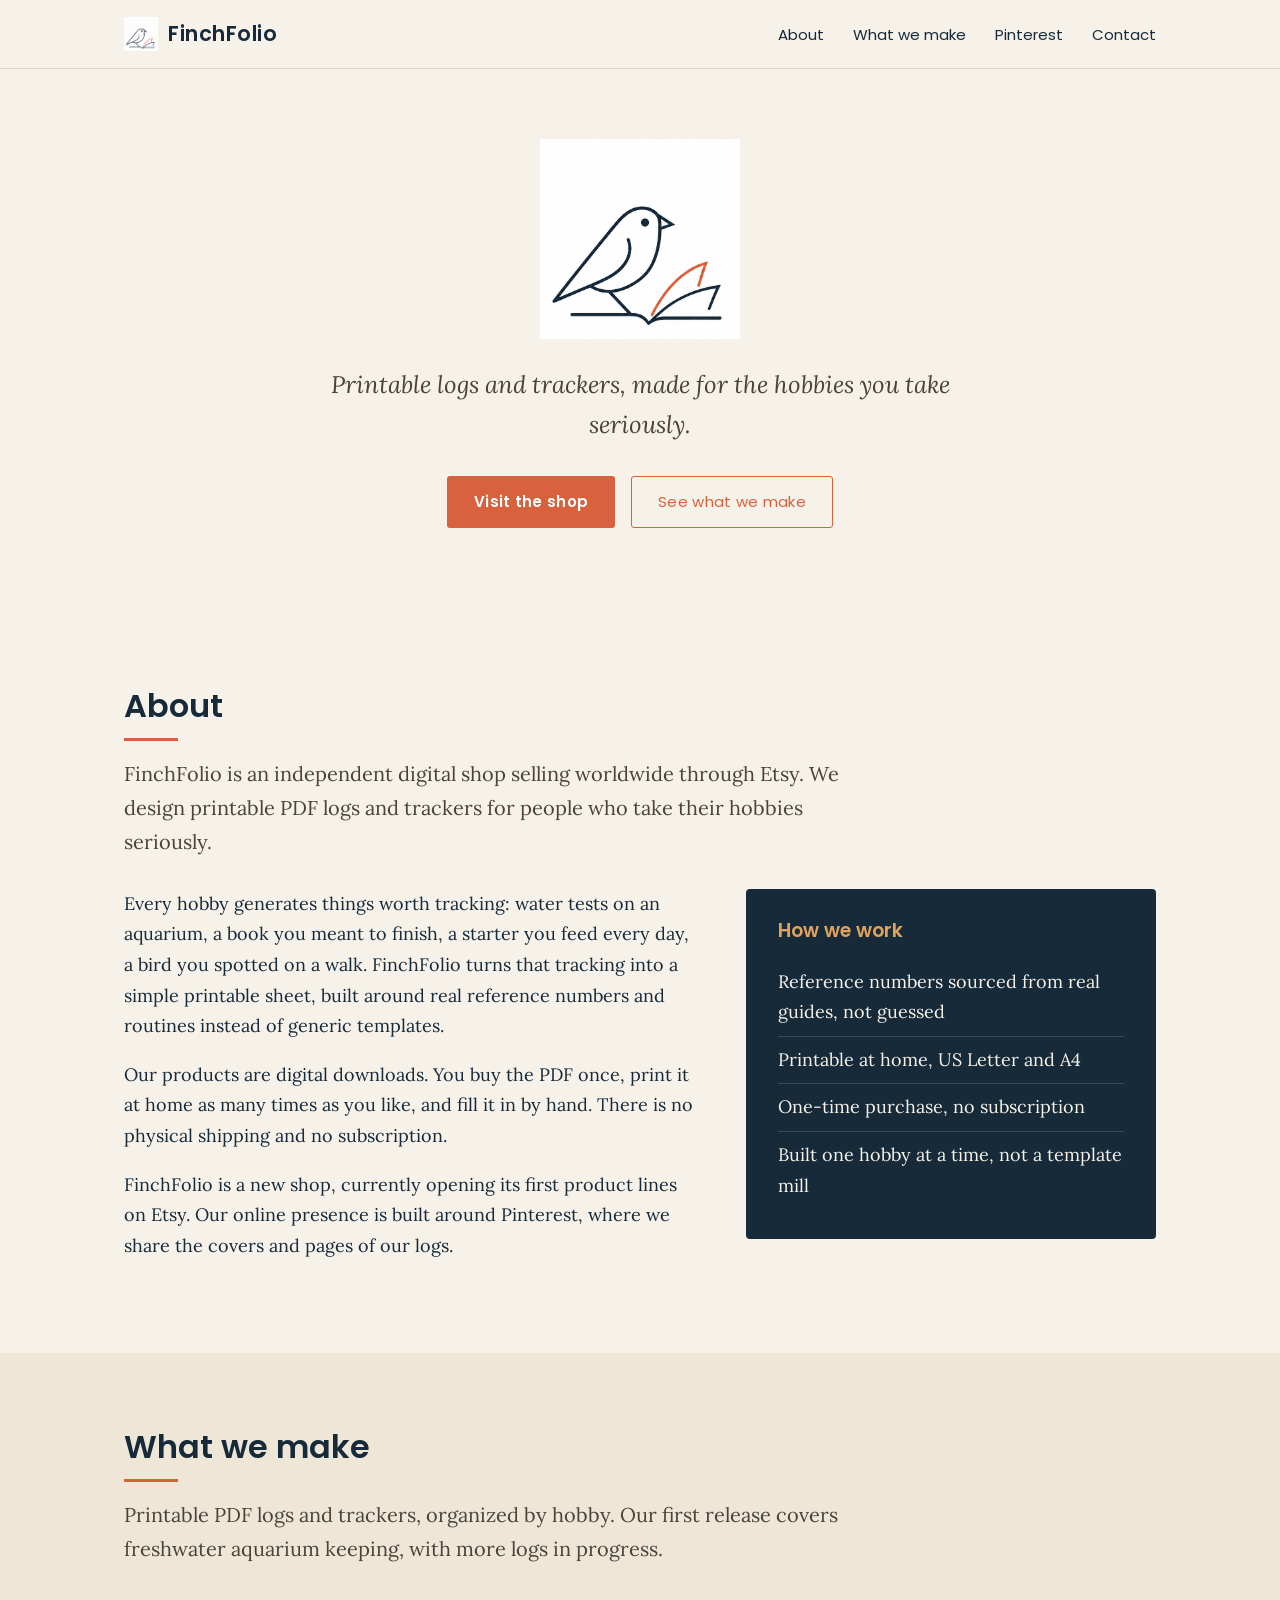
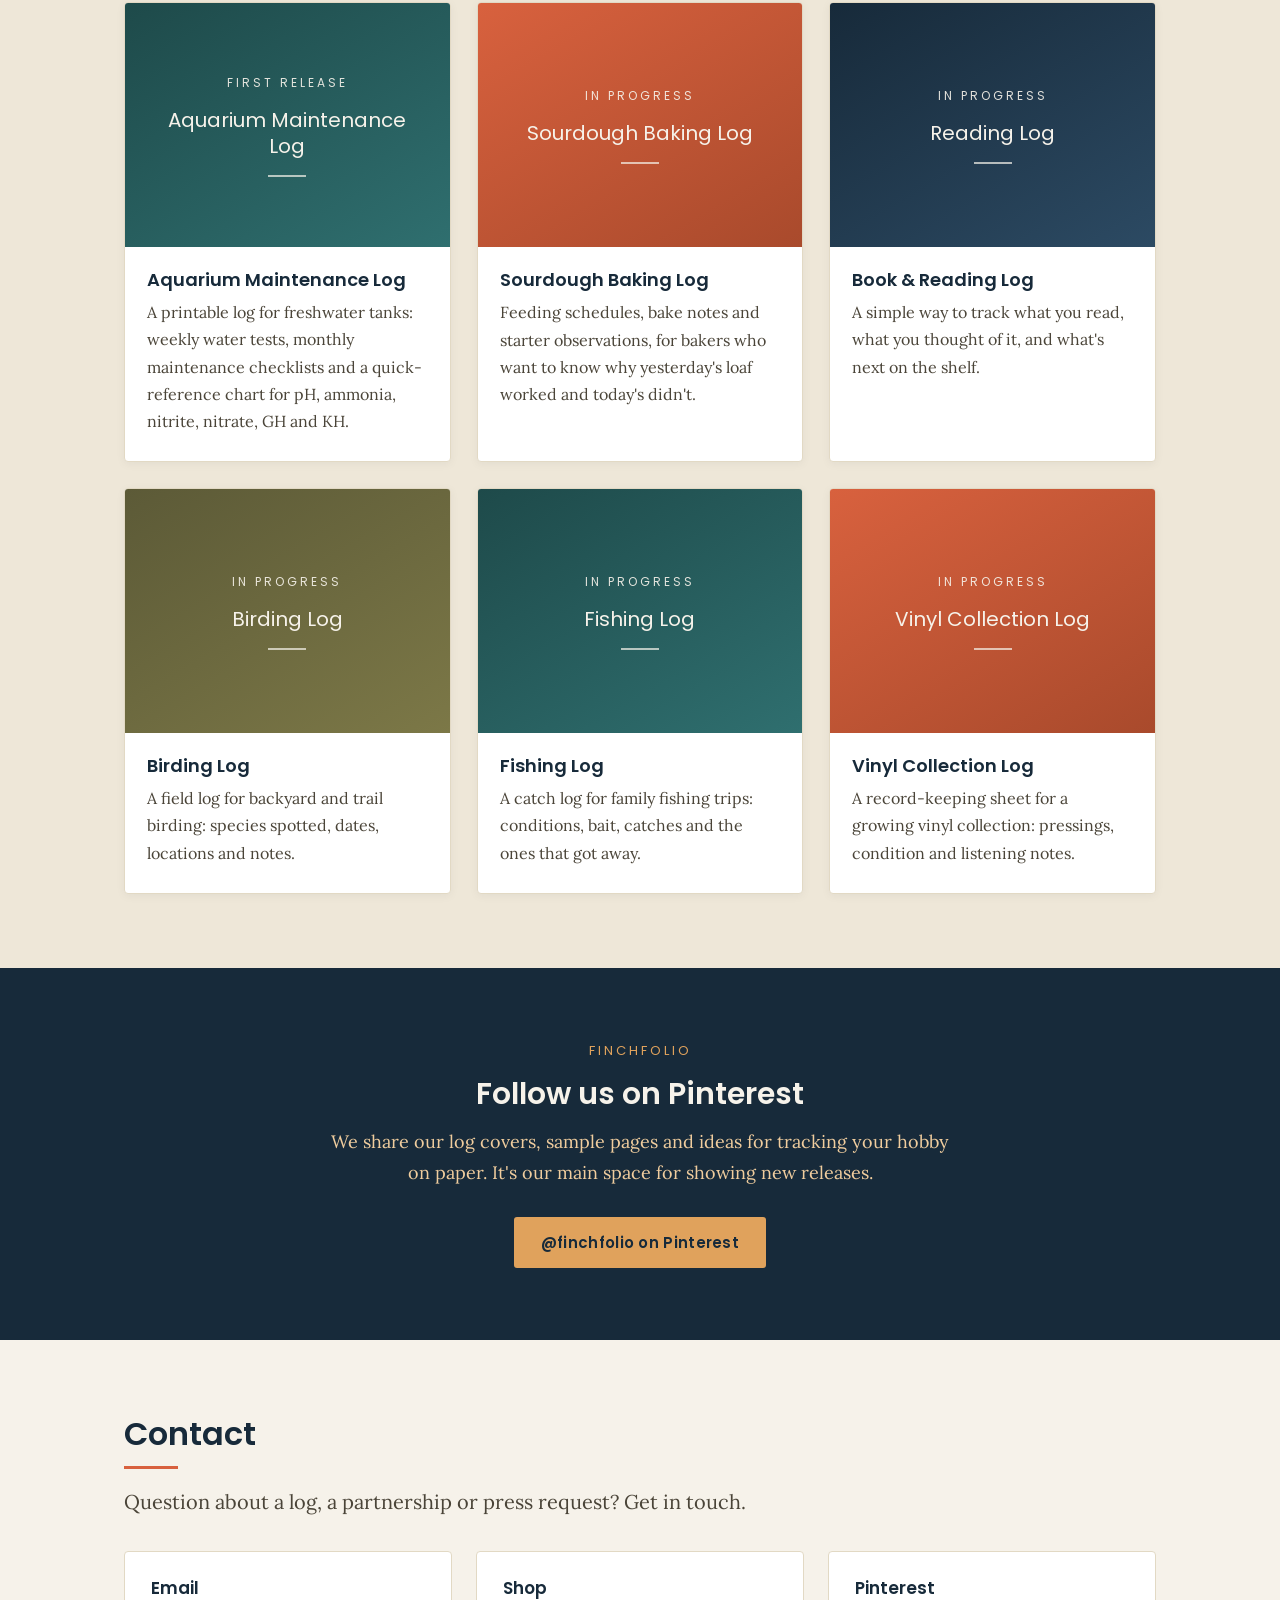
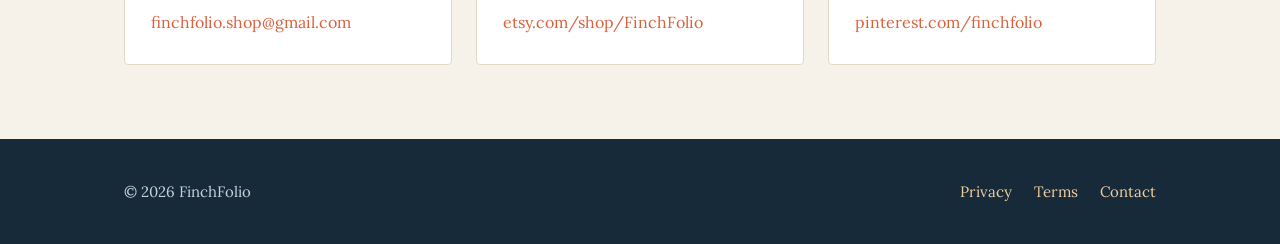
<file: index.html>
<!DOCTYPE html>
<html lang="en">
<head>
<meta charset="utf-8">
<meta name="viewport" content="width=device-width, initial-scale=1">
<title>FinchFolio — Printable logs & trackers for hobbies you take seriously</title>
<meta name="description" content="FinchFolio is an independent digital shop making printable PDF logs, trackers and checklists for hobbyists: aquarium keepers, sourdough bakers, birders, readers, anglers and more.">
<link rel="canonical" href="https://damvo.github.io/finchfolio-site/">
<meta property="og:type" content="website">
<meta property="og:title" content="FinchFolio — Printable logs & trackers for hobbies you take seriously">
<meta property="og:description" content="Printable PDF logs, trackers and checklists for hobbyists. Download, print, fill in.">
<meta property="og:url" content="https://damvo.github.io/finchfolio-site/">
<meta property="og:site_name" content="FinchFolio">
<meta property="og:image" content="https://damvo.github.io/finchfolio-site/assets/og-cover.png">
<meta name="robots" content="index, follow">
<link rel="icon" type="image/png" href="assets/icon.png">
<link rel="preconnect" href="https://fonts.googleapis.com">
<link rel="preconnect" href="https://fonts.gstatic.com" crossorigin>
<link href="https://fonts.googleapis.com/css2?family=Lora:ital,wght@0,400;0,500;0,600;1,400&family=Poppins:wght@400;600;700&display=swap" rel="stylesheet">
<link rel="stylesheet" href="assets/style.css">
</head>
<body>

<header class="site-header">
  <div class="wrap">
    <a class="brand" href="index.html">
      <img src="assets/logo.png" alt="FinchFolio logo">
      <span class="b-name">FinchFolio</span>
    </a>
    <nav class="nav">
      <a href="#about">About</a>
      <a href="#what-we-make">What we make</a>
      <a href="#pinterest">Pinterest</a>
      <a href="#contact">Contact</a>
    </nav>
  </div>
</header>

<section class="hero">
  <div class="wrap">
    <img class="logo-mark" src="assets/logo.png" alt="FinchFolio — printable logs and trackers">
    <p class="tagline">Printable logs and trackers, made for the hobbies you take seriously.</p>
    <div class="actions">
      <a class="btn btn-rust" href="https://www.etsy.com/shop/FinchFolio" target="_blank" rel="noopener">Visit the shop</a>
      <a class="btn btn-ghost" href="#what-we-make">See what we make</a>
    </div>
  </div>
</section>

<section class="block" id="about">
  <div class="wrap">
    <div class="section-head">
      <h2 class="section-title">About</h2>
      <p class="lead">FinchFolio is an independent digital shop selling worldwide through Etsy. We design printable PDF logs and trackers for people who take their hobbies seriously.</p>
    </div>
    <div class="about-grid">
      <div>
        <p>Every hobby generates things worth tracking: water tests on an aquarium, a book you meant to finish, a starter you feed every day, a bird you spotted on a walk. FinchFolio turns that tracking into a simple printable sheet, built around real reference numbers and routines instead of generic templates.</p>
        <p>Our products are digital downloads. You buy the PDF once, print it at home as many times as you like, and fill it in by hand. There is no physical shipping and no subscription.</p>
        <p>FinchFolio is a new shop, currently opening its first product lines on Etsy. Our online presence is built around Pinterest, where we share the covers and pages of our logs.</p>
      </div>
      <aside class="values">
        <h3>How we work</h3>
        <ul>
          <li>Reference numbers sourced from real guides, not guessed</li>
          <li>Printable at home, US Letter and A4</li>
          <li>One-time purchase, no subscription</li>
          <li>Built one hobby at a time, not a template mill</li>
        </ul>
      </aside>
    </div>
  </div>
</section>

<section class="block alt" id="what-we-make">
  <div class="wrap">
    <div class="section-head">
      <h2 class="section-title">What we make</h2>
      <p class="lead">Printable PDF logs and trackers, organized by hobby. Our first release covers freshwater aquarium keeping, with more logs in progress.</p>
    </div>
    <div class="products">

      <article class="card">
        <div class="cover t-teal">
          <div class="cnum">First release</div>
          <div class="ctitle">Aquarium Maintenance Log</div>
          <div class="cline"></div>
        </div>
        <div class="card-body">
          <h3>Aquarium Maintenance Log</h3>
          <p>A printable log for freshwater tanks: weekly water tests, monthly maintenance checklists and a quick-reference chart for pH, ammonia, nitrite, nitrate, GH and KH.</p>
        </div>
      </article>

      <article class="card">
        <div class="cover t-rust">
          <div class="cnum">In progress</div>
          <div class="ctitle">Sourdough Baking Log</div>
          <div class="cline"></div>
        </div>
        <div class="card-body">
          <h3>Sourdough Baking Log</h3>
          <p>Feeding schedules, bake notes and starter observations, for bakers who want to know why yesterday's loaf worked and today's didn't.</p>
        </div>
      </article>

      <article class="card">
        <div class="cover t-ink">
          <div class="cnum">In progress</div>
          <div class="ctitle">Reading Log</div>
          <div class="cline"></div>
        </div>
        <div class="card-body">
          <h3>Book &amp; Reading Log</h3>
          <p>A simple way to track what you read, what you thought of it, and what's next on the shelf.</p>
        </div>
      </article>

      <article class="card">
        <div class="cover t-olive">
          <div class="cnum">In progress</div>
          <div class="ctitle">Birding Log</div>
          <div class="cline"></div>
        </div>
        <div class="card-body">
          <h3>Birding Log</h3>
          <p>A field log for backyard and trail birding: species spotted, dates, locations and notes.</p>
        </div>
      </article>

      <article class="card">
        <div class="cover t-teal">
          <div class="cnum">In progress</div>
          <div class="ctitle">Fishing Log</div>
          <div class="cline"></div>
        </div>
        <div class="card-body">
          <h3>Fishing Log</h3>
          <p>A catch log for family fishing trips: conditions, bait, catches and the ones that got away.</p>
        </div>
      </article>

      <article class="card">
        <div class="cover t-rust">
          <div class="cnum">In progress</div>
          <div class="ctitle">Vinyl Collection Log</div>
          <div class="cline"></div>
        </div>
        <div class="card-body">
          <h3>Vinyl Collection Log</h3>
          <p>A record-keeping sheet for a growing vinyl collection: pressings, condition and listening notes.</p>
        </div>
      </article>

    </div>
  </div>
</section>

<section class="band" id="pinterest">
  <div class="wrap">
    <div class="b-kicker">FinchFolio</div>
    <h2>Follow us on Pinterest</h2>
    <p>We share our log covers, sample pages and ideas for tracking your hobby on paper. It's our main space for showing new releases.</p>
    <a class="btn btn-gold" href="https://www.pinterest.com/finchfolio" target="_blank" rel="noopener">@finchfolio on Pinterest</a>
  </div>
</section>

<section class="block" id="contact">
  <div class="wrap">
    <div class="section-head">
      <h2 class="section-title">Contact</h2>
      <p class="lead">Question about a log, a partnership or press request? Get in touch.</p>
    </div>
    <div class="contact-grid">
      <div class="contact-item">
        <h3>Email</h3>
        <a href="mailto:finchfolio.shop@gmail.com">finchfolio.shop@gmail.com</a>
      </div>
      <div class="contact-item">
        <h3>Shop</h3>
        <a href="https://www.etsy.com/shop/FinchFolio" target="_blank" rel="noopener">etsy.com/shop/FinchFolio</a>
      </div>
      <div class="contact-item">
        <h3>Pinterest</h3>
        <a href="https://www.pinterest.com/finchfolio" target="_blank" rel="noopener">pinterest.com/finchfolio</a>
      </div>
    </div>
  </div>
</section>

<footer class="site-footer">
  <div class="wrap">
    <div>© <span id="year">2026</span> FinchFolio</div>
    <div class="fnav">
      <a href="privacy.html">Privacy</a>
      <a href="terms.html">Terms</a>
      <a href="mailto:finchfolio.shop@gmail.com">Contact</a>
    </div>
  </div>
</footer>

<script>document.getElementById('year').textContent = new Date().getFullYear();</script>
</body>
</html>
</file>
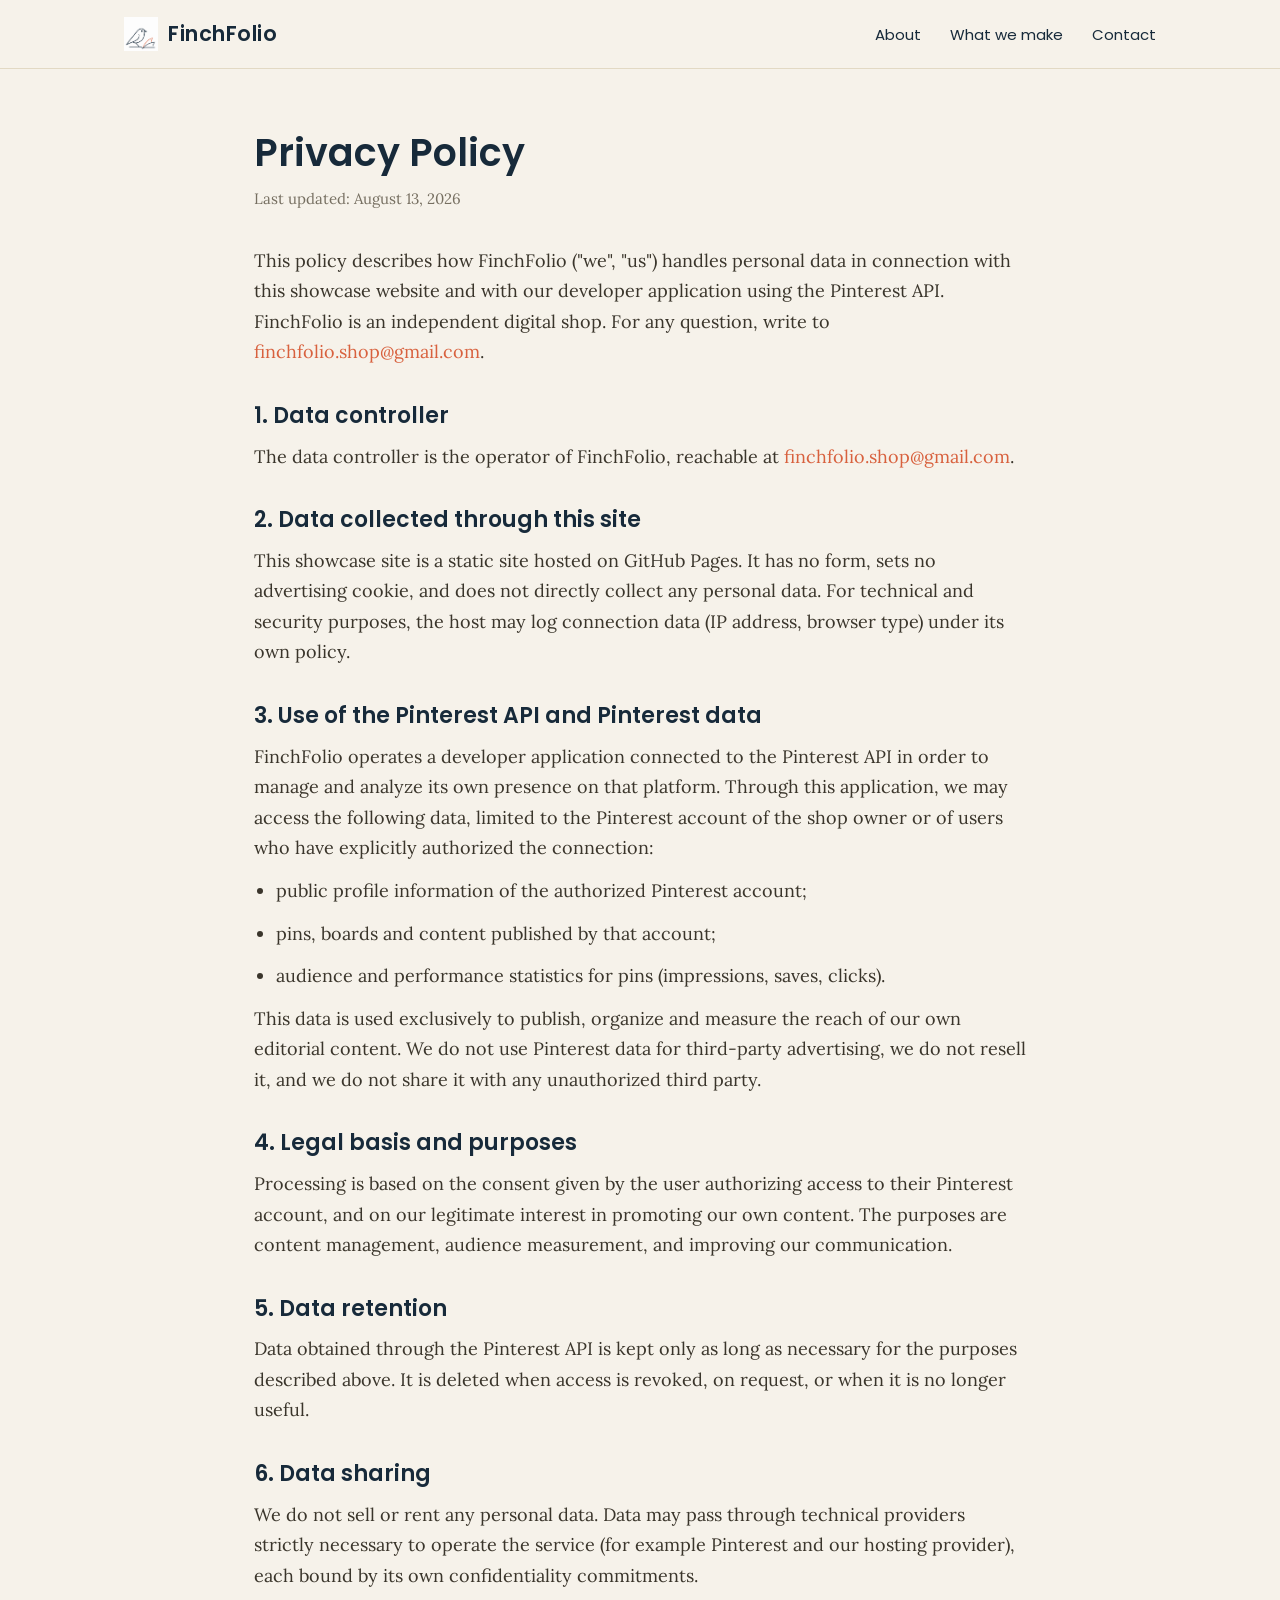
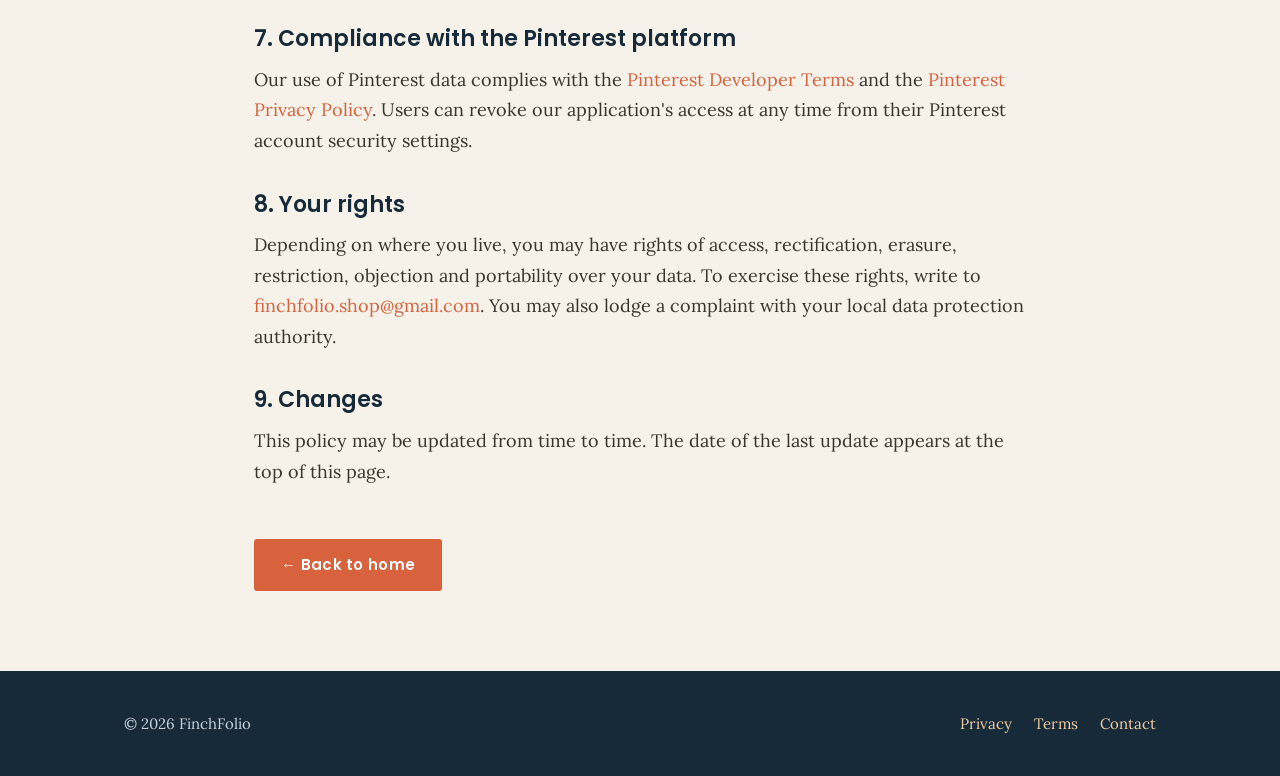
<file: privacy.html>
<!DOCTYPE html>
<html lang="en">
<head>
<meta charset="utf-8">
<meta name="viewport" content="width=device-width, initial-scale=1">
<title>Privacy Policy — FinchFolio</title>
<meta name="description" content="FinchFolio privacy policy: data collected, use of the Pinterest API, cookies and your privacy rights.">
<link rel="canonical" href="https://damvo.github.io/finchfolio-site/privacy.html">
<meta name="robots" content="index, follow">
<link rel="icon" type="image/png" href="assets/icon.png">
<link rel="preconnect" href="https://fonts.googleapis.com">
<link rel="preconnect" href="https://fonts.gstatic.com" crossorigin>
<link href="https://fonts.googleapis.com/css2?family=Lora:ital,wght@0,400;0,500;0,600;1,400&family=Poppins:wght@400;600;700&display=swap" rel="stylesheet">
<link rel="stylesheet" href="assets/style.css">
</head>
<body>

<header class="site-header">
  <div class="wrap">
    <a class="brand" href="index.html">
      <img src="assets/logo.png" alt="FinchFolio logo">
      <span class="b-name">FinchFolio</span>
    </a>
    <nav class="nav">
      <a href="index.html#about">About</a>
      <a href="index.html#what-we-make">What we make</a>
      <a href="index.html#contact">Contact</a>
    </nav>
  </div>
</header>

<main class="legal">
  <div class="wrap">
    <h1>Privacy Policy</h1>
    <p class="updated">Last updated: August 13, 2026</p>

    <p>This policy describes how FinchFolio ("we", "us") handles personal data in connection with this showcase website and with our developer application using the Pinterest API. FinchFolio is an independent digital shop. For any question, write to <a href="mailto:finchfolio.shop@gmail.com">finchfolio.shop@gmail.com</a>.</p>

    <h2>1. Data controller</h2>
    <p>The data controller is the operator of FinchFolio, reachable at <a href="mailto:finchfolio.shop@gmail.com">finchfolio.shop@gmail.com</a>.</p>

    <h2>2. Data collected through this site</h2>
    <p>This showcase site is a static site hosted on GitHub Pages. It has no form, sets no advertising cookie, and does not directly collect any personal data. For technical and security purposes, the host may log connection data (IP address, browser type) under its own policy.</p>

    <h2>3. Use of the Pinterest API and Pinterest data</h2>
    <p>FinchFolio operates a developer application connected to the Pinterest API in order to manage and analyze its own presence on that platform. Through this application, we may access the following data, limited to the Pinterest account of the shop owner or of users who have explicitly authorized the connection:</p>
    <ul>
      <li>public profile information of the authorized Pinterest account;</li>
      <li>pins, boards and content published by that account;</li>
      <li>audience and performance statistics for pins (impressions, saves, clicks).</li>
    </ul>
    <p>This data is used exclusively to publish, organize and measure the reach of our own editorial content. We do not use Pinterest data for third-party advertising, we do not resell it, and we do not share it with any unauthorized third party.</p>

    <h2>4. Legal basis and purposes</h2>
    <p>Processing is based on the consent given by the user authorizing access to their Pinterest account, and on our legitimate interest in promoting our own content. The purposes are content management, audience measurement, and improving our communication.</p>

    <h2>5. Data retention</h2>
    <p>Data obtained through the Pinterest API is kept only as long as necessary for the purposes described above. It is deleted when access is revoked, on request, or when it is no longer useful.</p>

    <h2>6. Data sharing</h2>
    <p>We do not sell or rent any personal data. Data may pass through technical providers strictly necessary to operate the service (for example Pinterest and our hosting provider), each bound by its own confidentiality commitments.</p>

    <h2>7. Compliance with the Pinterest platform</h2>
    <p>Our use of Pinterest data complies with the <a href="https://developers.pinterest.com/terms/" target="_blank" rel="noopener">Pinterest Developer Terms</a> and the <a href="https://policy.pinterest.com/privacy-policy" target="_blank" rel="noopener">Pinterest Privacy Policy</a>. Users can revoke our application's access at any time from their Pinterest account security settings.</p>

    <h2>8. Your rights</h2>
    <p>Depending on where you live, you may have rights of access, rectification, erasure, restriction, objection and portability over your data. To exercise these rights, write to <a href="mailto:finchfolio.shop@gmail.com">finchfolio.shop@gmail.com</a>. You may also lodge a complaint with your local data protection authority.</p>

    <h2>9. Changes</h2>
    <p>This policy may be updated from time to time. The date of the last update appears at the top of this page.</p>

    <a class="back btn btn-rust" href="index.html">← Back to home</a>
  </div>
</main>

<footer class="site-footer">
  <div class="wrap">
    <div>© <span id="year">2026</span> FinchFolio</div>
    <div class="fnav">
      <a href="privacy.html">Privacy</a>
      <a href="terms.html">Terms</a>
      <a href="mailto:finchfolio.shop@gmail.com">Contact</a>
    </div>
  </div>
</footer>
<script>document.getElementById('year').textContent = new Date().getFullYear();</script>
</body>
</html>
</file>
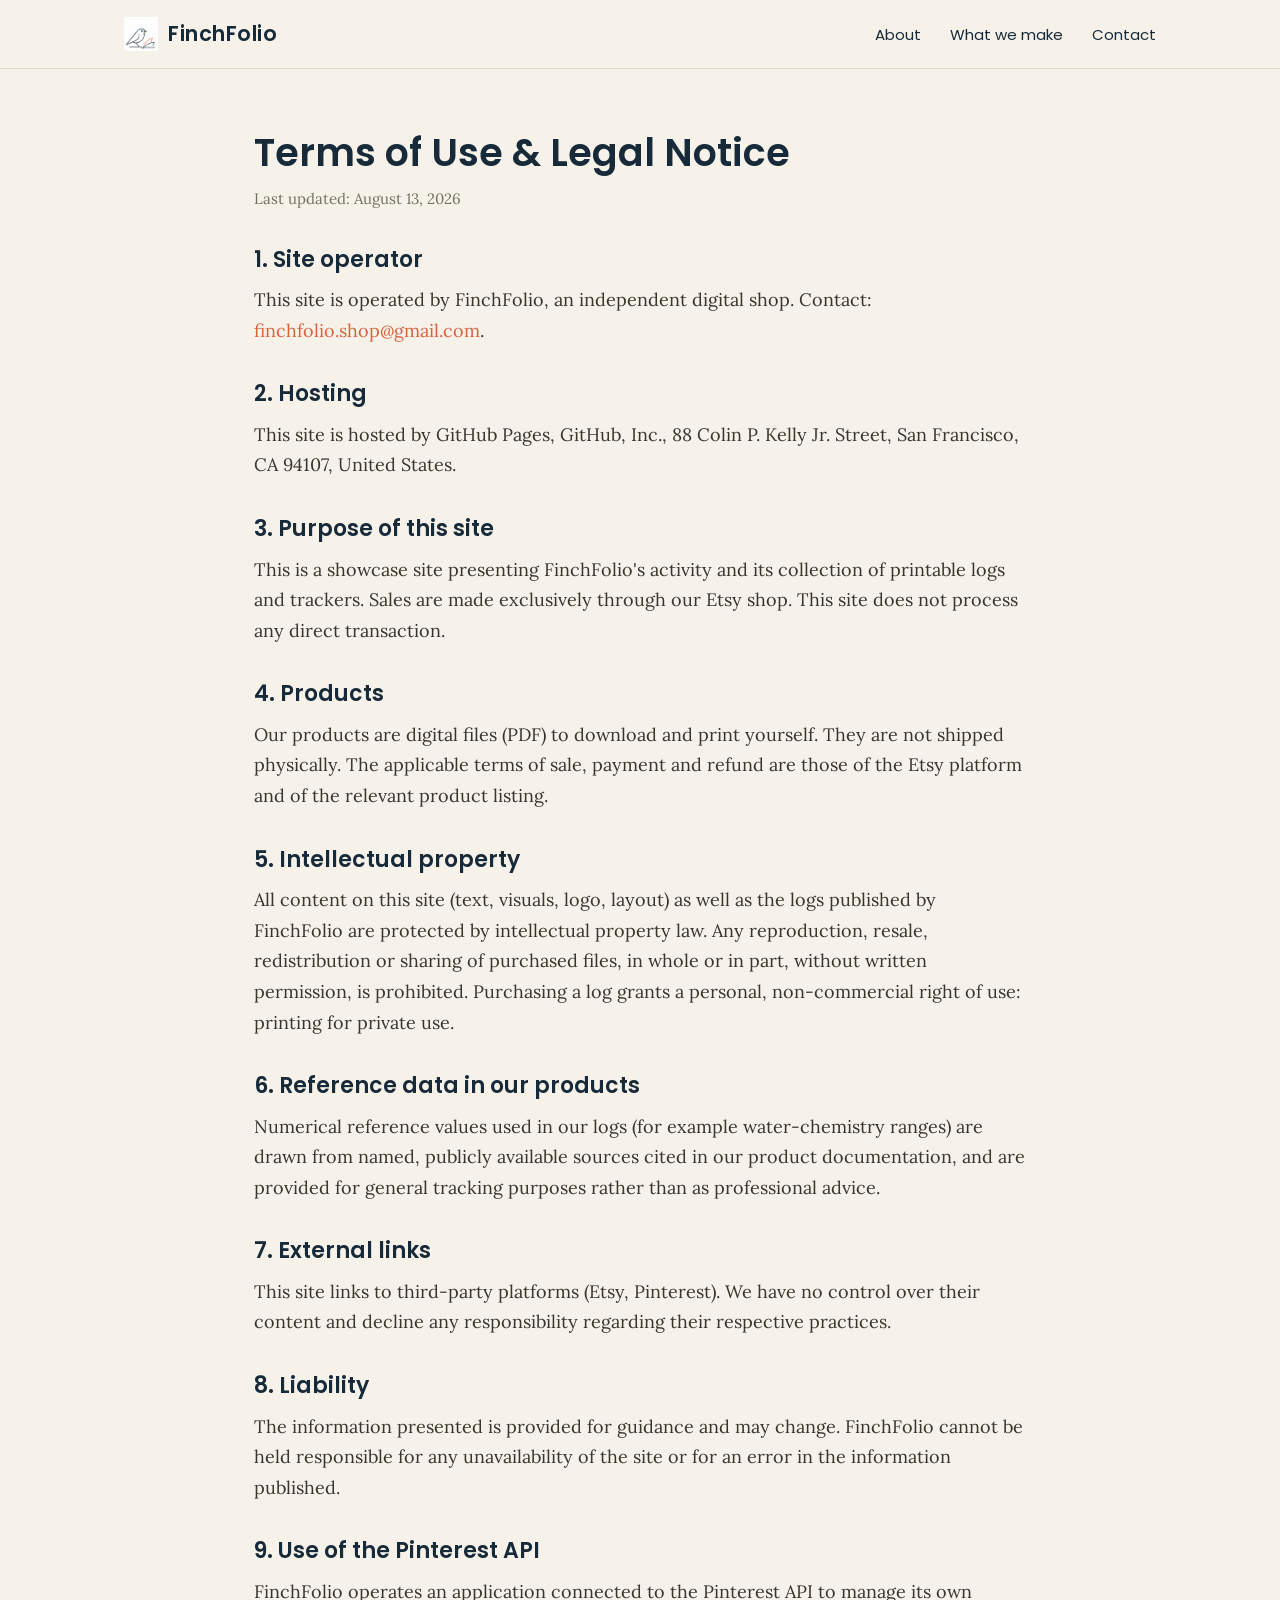
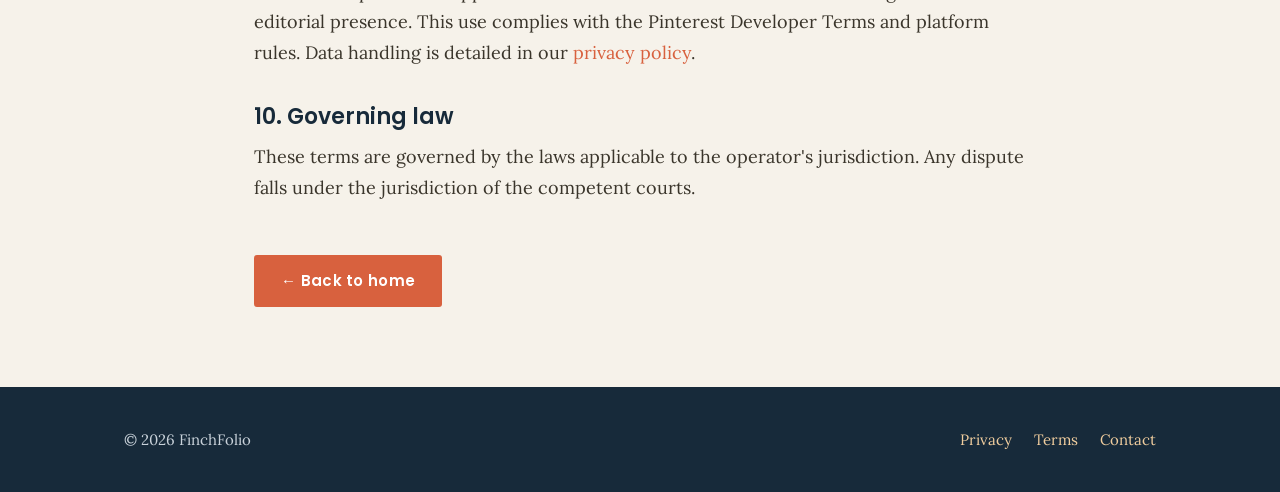
<file: terms.html>
<!DOCTYPE html>
<html lang="en">
<head>
<meta charset="utf-8">
<meta name="viewport" content="width=device-width, initial-scale=1">
<title>Terms of Use & Legal Notice — FinchFolio</title>
<meta name="description" content="Terms of use and legal notice for the FinchFolio website.">
<link rel="canonical" href="https://damvo.github.io/finchfolio-site/terms.html">
<meta name="robots" content="index, follow">
<link rel="icon" type="image/png" href="assets/icon.png">
<link rel="preconnect" href="https://fonts.googleapis.com">
<link rel="preconnect" href="https://fonts.gstatic.com" crossorigin>
<link href="https://fonts.googleapis.com/css2?family=Lora:ital,wght@0,400;0,500;0,600;1,400&family=Poppins:wght@400;600;700&display=swap" rel="stylesheet">
<link rel="stylesheet" href="assets/style.css">
</head>
<body>

<header class="site-header">
  <div class="wrap">
    <a class="brand" href="index.html">
      <img src="assets/logo.png" alt="FinchFolio logo">
      <span class="b-name">FinchFolio</span>
    </a>
    <nav class="nav">
      <a href="index.html#about">About</a>
      <a href="index.html#what-we-make">What we make</a>
      <a href="index.html#contact">Contact</a>
    </nav>
  </div>
</header>

<main class="legal">
  <div class="wrap">
    <h1>Terms of Use &amp; Legal Notice</h1>
    <p class="updated">Last updated: August 13, 2026</p>

    <h2>1. Site operator</h2>
    <p>This site is operated by FinchFolio, an independent digital shop. Contact: <a href="mailto:finchfolio.shop@gmail.com">finchfolio.shop@gmail.com</a>.</p>

    <h2>2. Hosting</h2>
    <p>This site is hosted by GitHub Pages, GitHub, Inc., 88 Colin P. Kelly Jr. Street, San Francisco, CA 94107, United States.</p>

    <h2>3. Purpose of this site</h2>
    <p>This is a showcase site presenting FinchFolio's activity and its collection of printable logs and trackers. Sales are made exclusively through our Etsy shop. This site does not process any direct transaction.</p>

    <h2>4. Products</h2>
    <p>Our products are digital files (PDF) to download and print yourself. They are not shipped physically. The applicable terms of sale, payment and refund are those of the Etsy platform and of the relevant product listing.</p>

    <h2>5. Intellectual property</h2>
    <p>All content on this site (text, visuals, logo, layout) as well as the logs published by FinchFolio are protected by intellectual property law. Any reproduction, resale, redistribution or sharing of purchased files, in whole or in part, without written permission, is prohibited. Purchasing a log grants a personal, non-commercial right of use: printing for private use.</p>

    <h2>6. Reference data in our products</h2>
    <p>Numerical reference values used in our logs (for example water-chemistry ranges) are drawn from named, publicly available sources cited in our product documentation, and are provided for general tracking purposes rather than as professional advice.</p>

    <h2>7. External links</h2>
    <p>This site links to third-party platforms (Etsy, Pinterest). We have no control over their content and decline any responsibility regarding their respective practices.</p>

    <h2>8. Liability</h2>
    <p>The information presented is provided for guidance and may change. FinchFolio cannot be held responsible for any unavailability of the site or for an error in the information published.</p>

    <h2>9. Use of the Pinterest API</h2>
    <p>FinchFolio operates an application connected to the Pinterest API to manage its own editorial presence. This use complies with the Pinterest Developer Terms and platform rules. Data handling is detailed in our <a href="privacy.html">privacy policy</a>.</p>

    <h2>10. Governing law</h2>
    <p>These terms are governed by the laws applicable to the operator's jurisdiction. Any dispute falls under the jurisdiction of the competent courts.</p>

    <a class="back btn btn-rust" href="index.html">← Back to home</a>
  </div>
</main>

<footer class="site-footer">
  <div class="wrap">
    <div>© <span id="year">2026</span> FinchFolio</div>
    <div class="fnav">
      <a href="privacy.html">Privacy</a>
      <a href="terms.html">Terms</a>
      <a href="mailto:finchfolio.shop@gmail.com">Contact</a>
    </div>
  </div>
</footer>
<script>document.getElementById('year').textContent = new Date().getFullYear();</script>
</body>
</html>
</file>
<file: assets/style.css>
:root {
  --ivoire: #f6f2ea;
  --ivoire2: #eee7d8;
  --ink: #172a3a;
  --rust: #d8613e;
  --rust-dark: #b74f31;
  --navy: #172a3a;
  --gold: #e0a25c;
  --gold-soft: #f0cd9e;
  --muted: #766f61;
  --max: 1080px;
}

* { box-sizing: border-box; margin: 0; padding: 0; }
html { scroll-behavior: smooth; }

body {
  font-family: 'Lora', 'Georgia', 'Liberation Serif', serif;
  background: var(--ivoire);
  color: var(--ink);
  line-height: 1.7;
  font-size: 18px;
  -webkit-font-smoothing: antialiased;
}

h1, h2, h3 { font-family: 'Poppins', 'Helvetica Neue', Arial, sans-serif; font-weight: 600; line-height: 1.25; }
a { color: var(--rust); text-decoration: none; }
a:hover { text-decoration: underline; }
.wrap { max-width: var(--max); margin: 0 auto; padding: 0 24px; }

/* Header */
.site-header {
  background: var(--ivoire);
  border-bottom: 1px solid #e2d9c4;
  position: sticky; top: 0; z-index: 10;
}
.site-header .wrap {
  display: flex; align-items: center; justify-content: space-between;
  padding: 16px 24px; flex-wrap: wrap; gap: 12px;
}
.brand { display: flex; align-items: center; gap: 10px; }
.brand img { height: 34px; width: 34px; }
.brand .b-name { font-family: 'Poppins', sans-serif; font-size: 21px; letter-spacing: .5px; color: var(--ink); font-weight: 600; }
.nav a { font-family: 'Poppins', sans-serif; color: var(--ink); margin-left: 24px; font-size: 15px; }
.nav a:hover { color: var(--rust); text-decoration: none; }

/* Buttons */
.btn {
  display: inline-block; padding: 12px 26px; border-radius: 3px;
  font-family: 'Poppins', sans-serif; font-size: 15px; letter-spacing: .3px; border: 1.5px solid transparent;
  transition: all .18s ease; cursor: pointer;
}
.btn-rust { background: var(--rust); color: #fff; font-weight: 600; }
.btn-rust:hover { background: var(--rust-dark); text-decoration: none; }
.btn-ghost { border-color: var(--rust); color: var(--rust); }
.btn-ghost:hover { background: var(--rust); color: #fff; text-decoration: none; }
.btn-gold { background: var(--gold); color: var(--ink); font-weight: 600; }
.btn-gold:hover { background: var(--gold-soft); text-decoration: none; }

/* Hero */
.hero { padding: 70px 0 84px; text-align: center; }
.hero .logo-mark { width: 200px; max-width: 50%; height: auto; margin: 0 auto 26px; display: block; }
.hero .tagline { font-size: 24px; font-style: italic; color: #4a4438; max-width: 620px; margin: 0 auto 30px; }
.hero .actions { display: flex; gap: 16px; justify-content: center; flex-wrap: wrap; }

/* Sections */
section.block { padding: 74px 0; }
section.block.alt { background: var(--ivoire2); }
.section-head { max-width: 760px; }
.section-title { font-size: 32px; color: var(--ink); display: inline-block; }
.section-title::after { content: ""; display: block; width: 54px; height: 3px; background: var(--rust); margin-top: 12px; }
.lead { font-size: 20px; color: #4a4438; margin-top: 16px; }

/* About */
.about-grid { display: grid; grid-template-columns: 1.4fr 1fr; gap: 48px; align-items: start; margin-top: 30px; }
.about-grid p { margin-bottom: 18px; }
.values { background: var(--ink); color: var(--ivoire); padding: 30px 32px; border-radius: 4px; }
.values h3 { color: var(--gold); font-size: 19px; margin-bottom: 16px; }
.values ul { list-style: none; }
.values li { padding: 8px 0; border-bottom: 1px solid rgba(246,242,234,.15); }
.values li:last-child { border-bottom: none; }

/* Categories */
.products { display: grid; grid-template-columns: repeat(3, 1fr); gap: 26px; margin-top: 36px; }
.card {
  background: #fff; border: 1px solid #e2d9c4; border-radius: 4px;
  overflow: hidden; display: flex; flex-direction: column;
  box-shadow: 0 2px 10px rgba(23,42,58,.05);
}
.cover {
  aspect-ratio: 4 / 3; display: flex; flex-direction: column;
  justify-content: center; align-items: center; text-align: center;
  padding: 26px; color: var(--ivoire);
}
.cover .cnum { font-family: 'Poppins', sans-serif; font-size: 12px; letter-spacing: 3px; text-transform: uppercase; opacity: .9; margin-bottom: 14px; }
.cover .ctitle { font-family: 'Poppins', sans-serif; font-size: 20px; line-height: 1.3; }
.cover .cline { width: 38px; height: 2px; background: currentColor; opacity: .7; margin: 16px auto 0; }
.cover.t-ink   { background: linear-gradient(150deg, #172a3a, #2c4a63); }
.cover.t-rust  { background: linear-gradient(150deg, #d8613e, #a94a2c); }
.cover.t-olive { background: linear-gradient(150deg, #5c5a37, #7c7847); }
.cover.t-teal  { background: linear-gradient(150deg, #1e4a4a, #2f6f6f); }
.card-body { padding: 22px 22px 26px; display: flex; flex-direction: column; flex: 1; }
.card-body h3 { font-size: 18px; color: var(--ink); margin-bottom: 8px; }
.card-body p { font-size: 16px; color: #4a4438; flex: 1; }

/* Pinterest band (navy break) */
.band { background: var(--navy); color: var(--ivoire); text-align: center; padding: 72px 0; }
.band .b-kicker { font-family: 'Poppins', sans-serif; color: var(--gold); letter-spacing: 3px; text-transform: uppercase; font-size: 13px; margin-bottom: 14px; }
.band h2 { color: var(--ivoire); font-size: 30px; margin-bottom: 14px; }
.band p { color: var(--gold-soft); max-width: 620px; margin: 0 auto 28px; font-size: 18px; font-family: 'Lora', serif; }

/* Contact */
.contact-grid { display: grid; grid-template-columns: repeat(3, 1fr); gap: 24px; margin-top: 32px; }
.contact-item { background: #fff; border: 1px solid #e2d9c4; padding: 26px; border-radius: 4px; }
.contact-item h3 { font-size: 17px; color: var(--ink); margin-bottom: 8px; }
.contact-item a { font-size: 16px; word-break: break-word; }

/* Footer */
.site-footer { background: var(--ink); color: #c9d2da; padding: 40px 0; font-size: 15px; }
.site-footer .wrap { display: flex; justify-content: space-between; flex-wrap: wrap; gap: 16px; }
.site-footer a { color: var(--gold-soft); }
.site-footer .fnav a { margin-left: 18px; }

/* Legal */
.legal { padding: 60px 0 80px; }
.legal .wrap { max-width: 820px; }
.legal h1 { font-size: 38px; color: var(--ink); margin-bottom: 10px; }
.legal .updated { color: var(--muted); font-size: 15px; margin-bottom: 34px; font-family: 'Lora', serif; }
.legal h2 { font-size: 22px; color: var(--ink); margin: 34px 0 12px; }
.legal p, .legal li { margin-bottom: 12px; color: #3a352b; }
.legal ul { margin: 0 0 12px 22px; }
.back { display: inline-block; margin-top: 40px; }

@media (max-width: 860px) {
  .about-grid { grid-template-columns: 1fr; }
  .products { grid-template-columns: 1fr 1fr; }
  .contact-grid { grid-template-columns: 1fr; }
  .hero .tagline { font-size: 21px; }
}
@media (max-width: 560px) {
  .products { grid-template-columns: 1fr; }
  .nav a { margin-left: 16px; font-size: 14px; }
}
</file>
